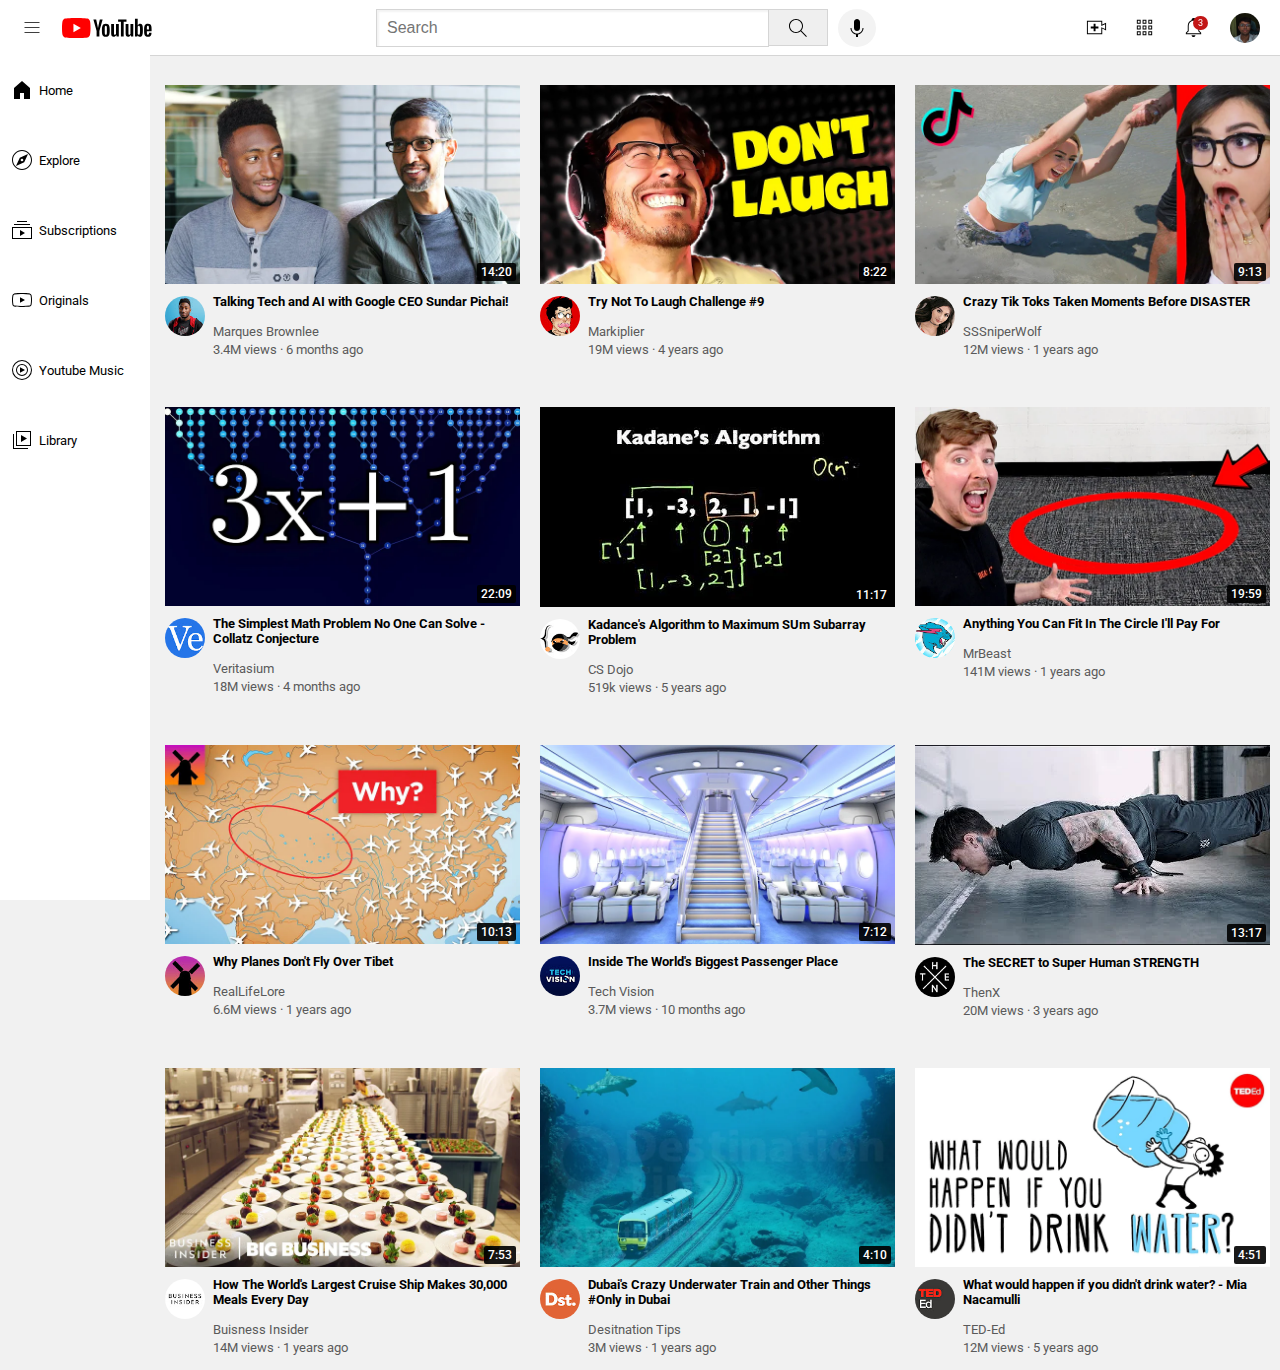
<file: index.html>
<!DOCTYPE html>
<html>
    <head>
        <title>YouTube Clone</title>
        <link rel="stylesheet" href="css/header.css">
        <link rel="stylesheet" href="css/general.css">
        <link rel="stylesheet" href="css/video-content.css">
        <link rel="stylesheet" href="css/sidebar.css">

        <link rel="preconnect" href="https://fonts.googleapis.com">
        <link rel="preconnect" href="https://fonts.gstatic.com" crossorigin>
        <link href="https://fonts.googleapis.com/css2?family=Roboto:wght@400;500;700&display=swap" rel="stylesheet">

    </head>
    <body style="margin:0;">
        <header class="header">
            <div class="left-section">
                <img class="hamburger-menu-icon" src="icons/hamburger-menu.svg">
                <img class="youtube-logo" src="icons/youtube-logo.svg">
            </div>
            <div class="middle-section">
                <input class="search-bar" type="text" placeholder="Search">
                <button class="search-button">
                    <img class="search-icon" src="icons/search.svg">
                    <div class="tooltip">Search</div>
                </button>
                <button class="voice-search-button">
                    <img class="voice-search-icon" src="icons/voice-search-icon.svg">
                    <div class="tooltip">Search with your voice</div>
                  </button>
            </div>
            <div class="right-section">
                <div class="upload-container">
                    <img class="create-icon" src="icons/upload.svg">
                    <div class="tooltip">Create</div>
                </div>

                <div class="apps-icon-container">
                    <img class="apps-icon" src="icons/youtube-apps.svg">
                    <div class="tooltip">Youtube apps</div>
                </div>
                
                <div class="notification-container">
                    <img class="notification-icon" src="icons/notifications.svg">
                    <div class="notification-count">3</div>
                    <div class="tooltip">Notifications</div>
                </div>
                <img class="my-channel-picture" src="channel-pictures/my-channel.jpg">
            </div>
        </header>

        <nav class="side-bar">
            <div class="side-bar-links">
                <img src="icons/home.svg">
                <div>Home</div>
            </div>
            <div class="side-bar-links">
                <img src="icons/explore.svg">
                <div>Explore</div>
            </div>
            <div class="side-bar-links">
                <img src="icons/subscriptions.svg">
                <div>Subscriptions</div>
            </div>
            <div class="side-bar-links">
                <img src="icons/originals.svg">
                <div>Originals</div>
            </div>
            <div class="side-bar-links">
                <img src="icons/youtube-music.svg">
                <div>Youtube Music</div>
            </div>
            <div class="side-bar-links">
                <img src="icons/library.svg">
                <div>Library</div>
            </div>
        </nav>
        
        <main>
            <section class="row">
                <div class="youtube-preview">
                    <div class="thumbnail-container">
                        <img class="thumbnail" src="thumbnails/thumbnail-1.webp">
                        <p class="time-stamp">14:20</p>
                    </div>
                    <div class="video-info-grid">
                        <div class="channel-logo" >
                            <img class="profile-picture" src="channel-pictures/channel-1.jpeg">
                        </div>
                        <div class="video-info" >
                            <p class="video-title">
                                Talking Tech and AI with Google CEO Sundar Pichai!
                            </p>
                            <p class="video-author">
                                Marques Brownlee
                            </p>
                            <p class="video-stats">
                                3.4M views &#183; 6 months ago
                            </p>
                        </div>
                    </div>
                </div>

                
                <div class="youtube-preview">
                    <div class="thumbnail-container">

                        <img class="thumbnail" src="thumbnails/thumbnail-2.webp">
                        <p class="time-stamp">8:22</p>
                    </div>
                    <div class="video-info-grid">
                        <div class="channel-logo" >
                            <img class="profile-picture" src="channel-pictures/channel-2.jpeg">
                        </div>
                        <div class="video-info" >
                            <p class="video-title">
                                Try Not To Laugh Challenge #9
                            </p>
                            <p class="video-author">
                                Markiplier
                            </p>
                            <p class="video-stats">
                                19M views &#183; 4 years ago
                            </p>
                        </div>
                    </div>
                </div>
                <div class="youtube-preview">
                    <div class="thumbnail-container">
                        <img class="thumbnail" src="thumbnails/thumbnail-3.webp">
                        <p class="time-stamp">9:13</p>
                    </div>
                    <div class="video-info-grid">
                        <div class="channel-logo" >
                            <img class="profile-picture" src="channel-pictures/channel-3.jpeg">
                        </div>
                        <div class="video-info" >
                            <p class="video-title">
                                Crazy Tik Toks Taken Moments Before DISASTER
                            </p>
                            <p class="video-author">
                                SSSniperWolf
                            </p>
                            <p class="video-stats">
                                12M views &#183; 1 years ago
                            </p>
                        </div>
                    </div>
                </div>
                <div class="youtube-preview">
                    <div class="thumbnail-container">
                        <img class="thumbnail" src="thumbnails/thumbnail-4.webp">
                        <p class="time-stamp">22:09</p>
                    </div>
                    <div class="video-info-grid">
                        <div class="channel-logo" >
                            <img class="profile-picture" src="channel-pictures/channel-4.jpeg">
                        </div>
                        <div class="video-info" >
                            <p class="video-title">
                                The Simplest Math Problem No One Can Solve - Collatz Conjecture
                            </p>
                            <p class="video-author">
                                Veritasium
                            </p>
                            <p class="video-stats">
                                18M views &#183; 4 months ago
                            </p>
                        </div>
                    </div>
                </div>
                <div class="youtube-preview">
                    <div class="thumbnail-container">
                        <img class="thumbnail" src="thumbnails/thumbnail-5.webp">
                        <p class="time-stamp">11:17</p>
                    </div>
                    <div class="video-info-grid">
                        <div class="channel-logo" >
                            <img class="profile-picture" src="channel-pictures/channel-5.jpeg">
                        </div>
                        <div class="video-info" >
                            <p class="video-title">
                                Kadance's Algorithm to Maximum SUm Subarray Problem
                            </p>
                            <p class="video-author">
                                CS Dojo
                            </p>
                            <p class="video-stats">
                                519k views &#183; 5 years ago
                            </p>
                        </div>
                    </div>
                </div>
                <div class="youtube-preview">
                    <div class="thumbnail-container">
                        <img class="thumbnail" src="thumbnails/thumbnail-6.webp">
                        <p class="time-stamp">19:59</p>
                    </div>
                    <div class="video-info-grid">
                        <div class="channel-logo" >
                            <img class="profile-picture" src="channel-pictures/channel-6.jpeg">
                        </div>
                        <div class="video-info" >
                            <p class="video-title">
                                Anything You Can Fit In The Circle I'll Pay For
                            </p>
                            <p class="video-author">
                                MrBeast
                            </p>
                            <p class="video-stats">
                                141M views &#183; 1 years ago
                            </p>
                        </div>
                    </div>
                </div>
                <div class="youtube-preview">
                    <div class="thumbnail-container">
                        <img class="thumbnail" src="thumbnails/thumbnail-7.webp">
                        <p class="time-stamp">10:13</p>
                    </div>
                    <div class="video-info-grid">
                        <div class="channel-logo" >
                            <img class="profile-picture" src="channel-pictures/channel-7.jpeg">
                        </div>
                        <div class="video-info" >
                            <p class="video-title">
                                Why Planes Don't Fly Over Tibet
                            </p>
                            <p class="video-author">
                                RealLifeLore
                            </p>
                            <p class="video-stats">
                                6.6M views &#183; 1 years ago
                            </p>
                        </div>
                    </div>
                </div>
                <div class="youtube-preview">
                    <div class="thumbnail-container">
                        <img class="thumbnail" src="thumbnails/thumbnail-8.webp">
                        <p class="time-stamp">7:12</p>
                    </div>
                    <div class="video-info-grid">
                        <div class="channel-logo" >
                            <img class="profile-picture" src="channel-pictures/channel-8.jpeg">
                        </div>
                        <div class="video-info" >
                            <p class="video-title">
                                Inside The World's Biggest Passenger Place
                            </p>
                            <p class="video-author">
                                Tech Vision
                            </p>
                            <p class="video-stats">
                                3.7M views &#183; 10 months ago
                            </p>
                        </div>
                    </div>
                </div>
                <div class="youtube-preview">
                    <div class="thumbnail-container">
                        <img class="thumbnail" src="thumbnails/thumbnail-9.webp">
                        <p class="time-stamp">13:17</p>
                    </div>
                    <div class="video-info-grid">
                        <div class="channel-logo" >
                            <img class="profile-picture" src="channel-pictures/channel-9.jpeg">
                        </div>
                        <div class="video-info" >
                            <p class="video-title">
                                The SECRET to Super Human STRENGTH
                            </p>
                            <p class="video-author">
                                ThenX
                            </p>
                            <p class="video-stats">
                                20M views &#183; 3 years ago
                            </p>
                        </div>
                    </div>
                </div>
                <div class="youtube-preview">
                    <div class="thumbnail-container">
                        <img class="thumbnail" src="thumbnails/thumbnail-10.webp">
                        <p class="time-stamp">7:53</p>
                    </div>
                    <div class="video-info-grid">
                        <div class="channel-logo" >
                            <img class="profile-picture" src="channel-pictures/channel-10.jpeg">
                        </div>
                        <div class="video-info" >
                            <p class="video-title">
                                How The World's Largest Cruise Ship Makes 30,000 Meals Every Day
                            </p>
                            <p class="video-author">
                                Buisness Insider
                            </p>
                            <p class="video-stats">
                                14M views &#183; 1 years ago
                            </p>
                        </div>
                    </div>
                </div>
                <div class="youtube-preview">
                    <div class="thumbnail-container">
                        <img class="thumbnail" src="thumbnails/thumbnail-11.webp">
                        <p class="time-stamp">4:10</p>
                    </div>
                    <div class="video-info-grid">
                        <div class="channel-logo" >
                            <img class="profile-picture" src="channel-pictures/channel-11.jpeg">
                        </div>
                        <div class="video-info" >
                            <p class="video-title">
                                Dubai's Crazy Underwater Train and Other Things #Only in Dubai
                            </p>
                            <p class="video-author">
                                Desitnation Tips
                            </p>
                            <p class="video-stats">
                                3M views &#183; 1 years ago
                            </p>
                        </div>
                    </div>
                </div>
                <div class="youtube-preview">
                    <div class="thumbnail-container">
                        <img class="thumbnail" src="thumbnails/thumbnail-12.webp">
                        <p class="time-stamp">4:51</p>
                    </div>
                    <div class="video-info-grid">
                        <div class="channel-logo" >
                            <img class="profile-picture" src="channel-pictures/channel-12.jpeg">
                        </div>
                        <div class="video-info" >
                            <p class="video-title">
                                What would happen if you didn't drink water? - Mia Nacamulli
                            </p>
                            <p class="video-author">
                                TED-Ed
                            </p>
                            <p class="video-stats">
                                12M views &#183; 5 years ago
                            </p>
                        </div>
                    </div>
                </div>
            </section>
        </main>
    </body>
</html>
</file>
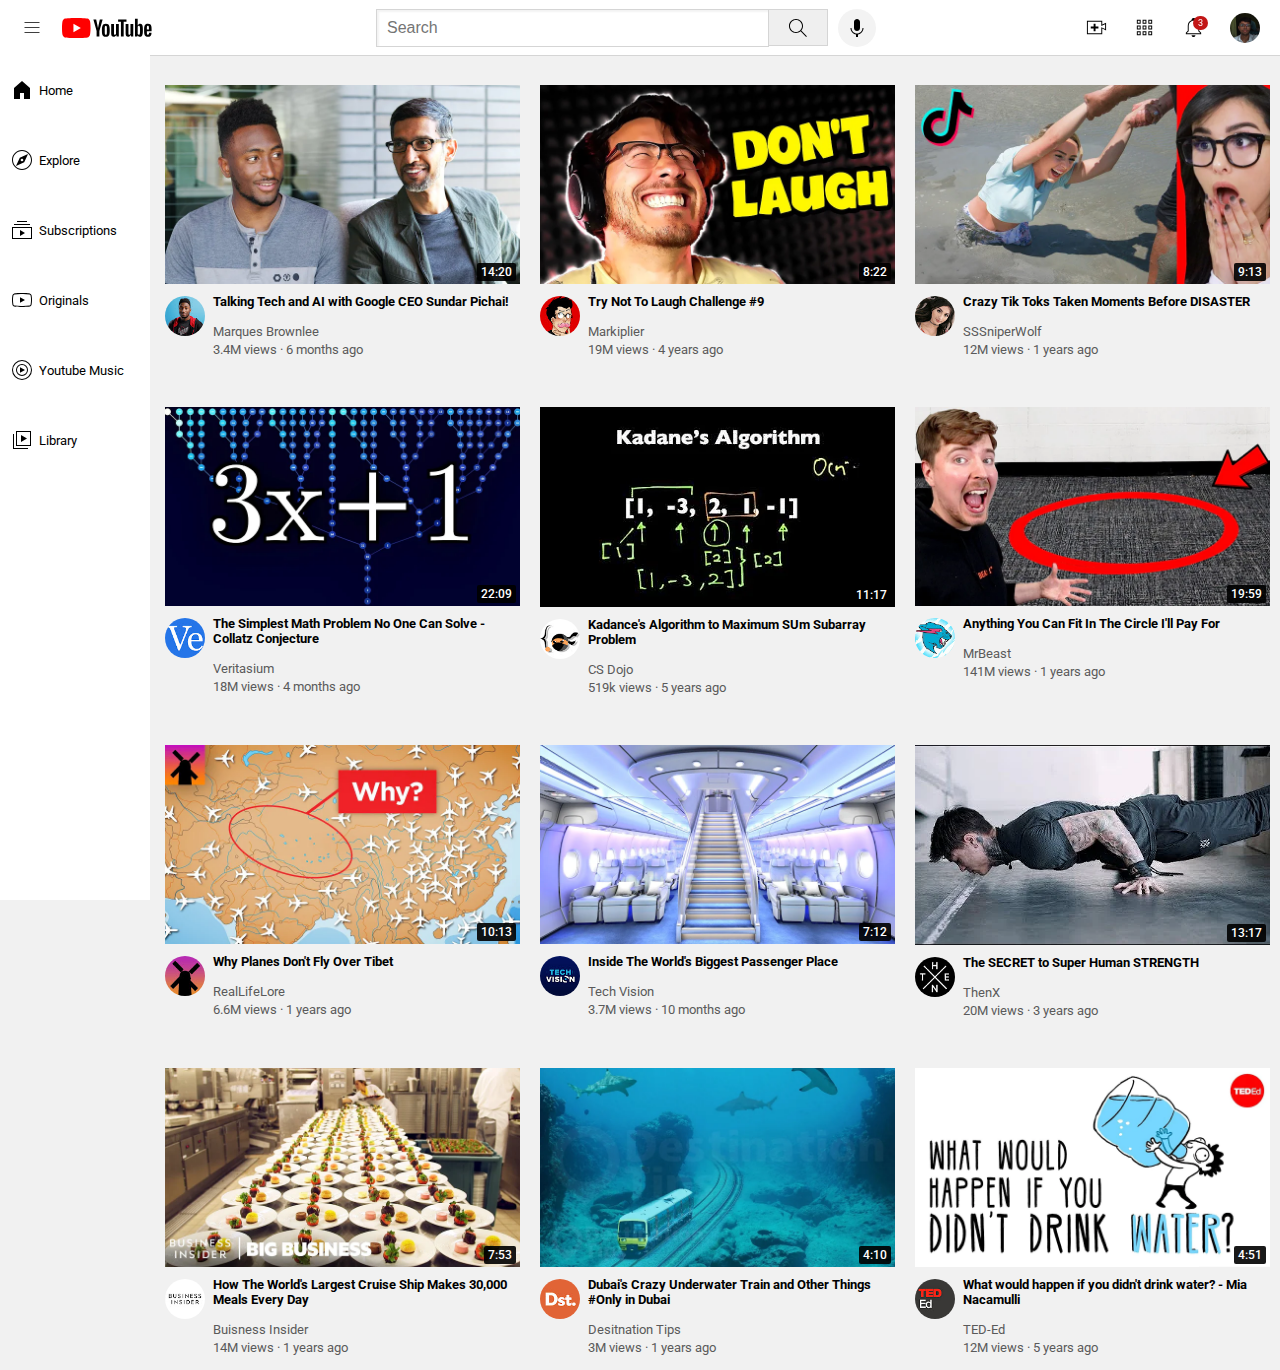
<file: Youtube-Clone.html>
<!DOCTYPE html>
<html>
    <head>
        <title>YouTube Clone</title>
        <link rel="stylesheet" href="css/header.css">
        <link rel="stylesheet" href="css/general.css">
        <link rel="stylesheet" href="css/video-content.css">
        <link rel="stylesheet" href="css/sidebar.css">

        <link rel="preconnect" href="https://fonts.googleapis.com">
        <link rel="preconnect" href="https://fonts.gstatic.com" crossorigin>
        <link href="https://fonts.googleapis.com/css2?family=Roboto:wght@400;500;700&display=swap" rel="stylesheet">

    </head>
    <body style="margin:0;">
        <header class="header">
            <div class="left-section">
                <img class="hamburger-menu-icon" src="icons/hamburger-menu.svg">
                <img class="youtube-logo" src="icons/youtube-logo.svg">
            </div>
            <div class="middle-section">
                <input class="search-bar" type="text" placeholder="Search">
                <button class="search-button">
                    <img class="search-icon" src="icons/search.svg">
                    <div class="tooltip">Search</div>
                </button>
                <button class="voice-search-button">
                    <img class="voice-search-icon" src="icons/voice-search-icon.svg">
                    <div class="tooltip">Search with your voice</div>
                  </button>
            </div>
            <div class="right-section">
                <div class="upload-container">
                    <img class="create-icon" src="icons/upload.svg">
                    <div class="tooltip">Create</div>
                </div>

                <div class="apps-icon-container">
                    <img class="apps-icon" src="icons/youtube-apps.svg">
                    <div class="tooltip">Youtube apps</div>
                </div>
                
                <div class="notification-container">
                    <img class="notification-icon" src="icons/notifications.svg">
                    <div class="notification-count">3</div>
                    <div class="tooltip">Notifications</div>
                </div>
                <img class="my-channel-picture" src="channel-pictures/my-channel.jpg">
            </div>
        </header>

        <nav class="side-bar">
            <div class="side-bar-links">
                <img src="icons/home.svg">
                <div>Home</div>
            </div>
            <div class="side-bar-links">
                <img src="icons/explore.svg">
                <div>Explore</div>
            </div>
            <div class="side-bar-links">
                <img src="icons/subscriptions.svg">
                <div>Subscriptions</div>
            </div>
            <div class="side-bar-links">
                <img src="icons/originals.svg">
                <div>Originals</div>
            </div>
            <div class="side-bar-links">
                <img src="icons/youtube-music.svg">
                <div>Youtube Music</div>
            </div>
            <div class="side-bar-links">
                <img src="icons/library.svg">
                <div>Library</div>
            </div>
        </nav>
        
        <main>
            <section class="row">
                <div class="youtube-preview">
                    <div class="thumbnail-container">
                        <img class="thumbnail" src="thumbnails/thumbnail-1.webp">
                        <p class="time-stamp">14:20</p>
                    </div>
                    <div class="video-info-grid">
                        <div class="channel-logo" >
                            <img class="profile-picture" src="channel-pictures/channel-1.jpeg">
                        </div>
                        <div class="video-info" >
                            <p class="video-title">
                                Talking Tech and AI with Google CEO Sundar Pichai!
                            </p>
                            <p class="video-author">
                                Marques Brownlee
                            </p>
                            <p class="video-stats">
                                3.4M views &#183; 6 months ago
                            </p>
                        </div>
                    </div>
                </div>

                
                <div class="youtube-preview">
                    <div class="thumbnail-container">

                        <img class="thumbnail" src="thumbnails/thumbnail-2.webp">
                        <p class="time-stamp">8:22</p>
                    </div>
                    <div class="video-info-grid">
                        <div class="channel-logo" >
                            <img class="profile-picture" src="channel-pictures/channel-2.jpeg">
                        </div>
                        <div class="video-info" >
                            <p class="video-title">
                                Try Not To Laugh Challenge #9
                            </p>
                            <p class="video-author">
                                Markiplier
                            </p>
                            <p class="video-stats">
                                19M views &#183; 4 years ago
                            </p>
                        </div>
                    </div>
                </div>
                <div class="youtube-preview">
                    <div class="thumbnail-container">
                        <img class="thumbnail" src="thumbnails/thumbnail-3.webp">
                        <p class="time-stamp">9:13</p>
                    </div>
                    <div class="video-info-grid">
                        <div class="channel-logo" >
                            <img class="profile-picture" src="channel-pictures/channel-3.jpeg">
                        </div>
                        <div class="video-info" >
                            <p class="video-title">
                                Crazy Tik Toks Taken Moments Before DISASTER
                            </p>
                            <p class="video-author">
                                SSSniperWolf
                            </p>
                            <p class="video-stats">
                                12M views &#183; 1 years ago
                            </p>
                        </div>
                    </div>
                </div>
                <div class="youtube-preview">
                    <div class="thumbnail-container">
                        <img class="thumbnail" src="thumbnails/thumbnail-4.webp">
                        <p class="time-stamp">22:09</p>
                    </div>
                    <div class="video-info-grid">
                        <div class="channel-logo" >
                            <img class="profile-picture" src="channel-pictures/channel-4.jpeg">
                        </div>
                        <div class="video-info" >
                            <p class="video-title">
                                The Simplest Math Problem No One Can Solve - Collatz Conjecture
                            </p>
                            <p class="video-author">
                                Veritasium
                            </p>
                            <p class="video-stats">
                                18M views &#183; 4 months ago
                            </p>
                        </div>
                    </div>
                </div>
                <div class="youtube-preview">
                    <div class="thumbnail-container">
                        <img class="thumbnail" src="thumbnails/thumbnail-5.webp">
                        <p class="time-stamp">11:17</p>
                    </div>
                    <div class="video-info-grid">
                        <div class="channel-logo" >
                            <img class="profile-picture" src="channel-pictures/channel-5.jpeg">
                        </div>
                        <div class="video-info" >
                            <p class="video-title">
                                Kadance's Algorithm to Maximum SUm Subarray Problem
                            </p>
                            <p class="video-author">
                                CS Dojo
                            </p>
                            <p class="video-stats">
                                519k views &#183; 5 years ago
                            </p>
                        </div>
                    </div>
                </div>
                <div class="youtube-preview">
                    <div class="thumbnail-container">
                        <img class="thumbnail" src="thumbnails/thumbnail-6.webp">
                        <p class="time-stamp">19:59</p>
                    </div>
                    <div class="video-info-grid">
                        <div class="channel-logo" >
                            <img class="profile-picture" src="channel-pictures/channel-6.jpeg">
                        </div>
                        <div class="video-info" >
                            <p class="video-title">
                                Anything You Can Fit In The Circle I'll Pay For
                            </p>
                            <p class="video-author">
                                MrBeast
                            </p>
                            <p class="video-stats">
                                141M views &#183; 1 years ago
                            </p>
                        </div>
                    </div>
                </div>
                <div class="youtube-preview">
                    <div class="thumbnail-container">
                        <img class="thumbnail" src="thumbnails/thumbnail-7.webp">
                        <p class="time-stamp">10:13</p>
                    </div>
                    <div class="video-info-grid">
                        <div class="channel-logo" >
                            <img class="profile-picture" src="channel-pictures/channel-7.jpeg">
                        </div>
                        <div class="video-info" >
                            <p class="video-title">
                                Why Planes Don't Fly Over Tibet
                            </p>
                            <p class="video-author">
                                RealLifeLore
                            </p>
                            <p class="video-stats">
                                6.6M views &#183; 1 years ago
                            </p>
                        </div>
                    </div>
                </div>
                <div class="youtube-preview">
                    <div class="thumbnail-container">
                        <img class="thumbnail" src="thumbnails/thumbnail-8.webp">
                        <p class="time-stamp">7:12</p>
                    </div>
                    <div class="video-info-grid">
                        <div class="channel-logo" >
                            <img class="profile-picture" src="channel-pictures/channel-8.jpeg">
                        </div>
                        <div class="video-info" >
                            <p class="video-title">
                                Inside The World's Biggest Passenger Place
                            </p>
                            <p class="video-author">
                                Tech Vision
                            </p>
                            <p class="video-stats">
                                3.7M views &#183; 10 months ago
                            </p>
                        </div>
                    </div>
                </div>
                <div class="youtube-preview">
                    <div class="thumbnail-container">
                        <img class="thumbnail" src="thumbnails/thumbnail-9.webp">
                        <p class="time-stamp">13:17</p>
                    </div>
                    <div class="video-info-grid">
                        <div class="channel-logo" >
                            <img class="profile-picture" src="channel-pictures/channel-9.jpeg">
                        </div>
                        <div class="video-info" >
                            <p class="video-title">
                                The SECRET to Super Human STRENGTH
                            </p>
                            <p class="video-author">
                                ThenX
                            </p>
                            <p class="video-stats">
                                20M views &#183; 3 years ago
                            </p>
                        </div>
                    </div>
                </div>
                <div class="youtube-preview">
                    <div class="thumbnail-container">
                        <img class="thumbnail" src="thumbnails/thumbnail-10.webp">
                        <p class="time-stamp">7:53</p>
                    </div>
                    <div class="video-info-grid">
                        <div class="channel-logo" >
                            <img class="profile-picture" src="channel-pictures/channel-10.jpeg">
                        </div>
                        <div class="video-info" >
                            <p class="video-title">
                                How The World's Largest Cruise Ship Makes 30,000 Meals Every Day
                            </p>
                            <p class="video-author">
                                Buisness Insider
                            </p>
                            <p class="video-stats">
                                14M views &#183; 1 years ago
                            </p>
                        </div>
                    </div>
                </div>
                <div class="youtube-preview">
                    <div class="thumbnail-container">
                        <img class="thumbnail" src="thumbnails/thumbnail-11.webp">
                        <p class="time-stamp">4:10</p>
                    </div>
                    <div class="video-info-grid">
                        <div class="channel-logo" >
                            <img class="profile-picture" src="channel-pictures/channel-11.jpeg">
                        </div>
                        <div class="video-info" >
                            <p class="video-title">
                                Dubai's Crazy Underwater Train and Other Things #Only in Dubai
                            </p>
                            <p class="video-author">
                                Desitnation Tips
                            </p>
                            <p class="video-stats">
                                3M views &#183; 1 years ago
                            </p>
                        </div>
                    </div>
                </div>
                <div class="youtube-preview">
                    <div class="thumbnail-container">
                        <img class="thumbnail" src="thumbnails/thumbnail-12.webp">
                        <p class="time-stamp">4:51</p>
                    </div>
                    <div class="video-info-grid">
                        <div class="channel-logo" >
                            <img class="profile-picture" src="channel-pictures/channel-12.jpeg">
                        </div>
                        <div class="video-info" >
                            <p class="video-title">
                                What would happen if you didn't drink water? - Mia Nacamulli
                            </p>
                            <p class="video-author">
                                TED-Ed
                            </p>
                            <p class="video-stats">
                                12M views &#183; 5 years ago
                            </p>
                        </div>
                    </div>
                </div>
            </section>
        </main>
    </body>
</html>
</file>
<file: css/header.css>
.header{
    display:flex;
    flex-direction: row;
    height: 55px;
    justify-content: space-between;
    align-items: center;
    position: fixed;
    top:0;
    left:0;
    right:0;
    background-color: white;
    border-bottom-style:solid;
    border-bottom-width: 1px;
    border-color: rgb(213, 213, 213);
    z-index: 100;
}

.left-section{
    display:flex ;
    align-items: center;
}

.hamburger-menu-icon{
    height: 20px;
    padding-left:22px;
    padding-right:20px;
}

.youtube-logo{
    height: 20px;
}

.middle-section{
    display: flex;
    flex:1;
    margin-left: 70px;
    margin-right: 35px;
    max-width: 500px;
    align-items: center;
}

.search-bar{
    width: 0px;
    flex: 1;
    height: 34px;
    border: 1px solid rgb(213, 213, 213);
    padding-left:10px;
    font-size:16px;
    box-shadow: inset 2px 2px 2px rgba(0,0,0,0.05);
    z-index: 10;
}

.search-bar::placeholder{
    font-size:16px;
}

.search-bar:focus{
    outline-style:solid;
    outline-color: blue;
}

.search-button, 
.voice-search-button,
.upload-container, 
.apps-icon-container,
.notification-container{
    position: relative;
    display: flex;
    justify-content: center;
    align-items: center;
}

.search-button{
    background-color: rgb(239, 239, 239);
    height: 37px;
    width: 60px;
    border-radius:0px;
    border:solid;
    border-color:rgb(213, 213, 213);
    border-width: 1px;
    margin-left:-1px;

}

.search-button .tooltip,
.voice-search-button .tooltip,
.upload-container .tooltip,
.apps-icon-container .tooltip,
.notification-container .tooltip{
    font-style: Roboto, Arial;
    position: absolute;
    background-color: rgba(0, 0, 0, 0.563);
    color: white;
    padding-top: 4px;
    padding-bottom: 4px;
    padding-left: 8px;
    padding-right: 8px;
    border-radius: 2px;
    font-size: 12px;
    bottom: -30px;
    opacity: 0;
    transition: opacity 0.15s;
    pointer-events: none;
    white-space: nowrap;
}

.search-button:hover .tooltip,
.voice-search-button:hover .tooltip,
.upload-container:hover .tooltip,
.apps-icon-container:hover .tooltip,
.notification-container:hover .tooltip{
    opacity: 1;
}

.search-icon{
    height: 24px;
}

.voice-search-button{
    background-color: rgb(243, 243, 243);
    margin-left:10px;
    height: 38px;
    width: 38px;
    padding-top:2px;
    border-radius: 19px;
    border:none;
}


.voice-search-icon{
    height: 24px;
}

.right-section{
    padding-left:20px;
    padding-right:20px;
    display: flex;
    align-items: center;
    justify-content: space-between;
    width: 175px;
}

.create-icon{
    height: 23px;
}

.apps-icon{
    height: 23px;
}

.notification-container{
    position: relative;
}

.notification-icon{
    height: 23px;
}

.notification-count{
    position:absolute;
    font-size:9px;
    background-color: rgb(194, 22, 22);
    color:white;
    border-radius:10px;
    padding:2px 5px;
    top:0;
    right:-3px;
}

.my-channel-picture{
    height: 30px;
    border-radius: 15px;
}
</file>
<file: css/general.css>
p{  
    padding-left: 8px;
    padding-right: 8px;
    font-family: Roboto, Arial;
    font-size: 13px;
    margin-top:0px;
    margin-bottom:0px;
}

body{
    font-family: Roboto,Arial;
    padding-top: 80px;
    padding-left:85px;
    padding-right:5px;
    background-color: rgb(241, 241, 241);
}

img{
    cursor: pointer;
}

button{
    cursor: pointer;
}
button:active{
    opacity: 0.5;
}
</file>
<file: css/video-content.css>
.row{
    margin:5px;
    display:grid; 
    grid-template-columns: 1fr 1fr 1fr;
    column-gap: 20px;
    row-gap: 40px;
}

@media (max-width: 700px){
    .row{
        grid-template-columns: 1fr 1fr;
    }
}


.youtube-preview{
    display:inline-block;
    vertical-align: top;
    width: 100%;
}

.thumbnail-container{
    position: relative;
}

.thumbnail{
    width:100%;
}

.time-stamp{
    position: absolute;
    bottom: 7px;
    right: 4px;
    color: white;
    background-color: rgba(0, 0, 0, 0.9);
    font-size: 12px;
    padding: 2px 4px;
    border-radius: 2px;
    font-weight: 500;
}

.video-info-grid{
    display:grid;
    grid-template-columns: 40px 1fr;
}

.profile-picture{
    width:100%;
    border-radius: 50px;
    margin-top:8px;
}

.video-info{
    padding-top:6px;
}

.video-title{
    font-weight: 700;
    margin-bottom: 15px;
}

.video-author{
    margin-top:0px;
    color:rgb(90, 90, 90);
    margin-bottom:3px;
}

.video-stats{
    margin-top:0px;
    color:rgb(90, 90, 90) ;
    margin-bottom:10px;
}
</file>
<file: css/sidebar.css>
.side-bar{
    position:fixed;
    top:55px;
    left:0;
    bottom:0;
    background-color: white;
    width: 75px;
    z-index: 200;
    overflow-y: scroll;
}



.side-bar-links{
    height: 70px;
    display: flex;
    flex-direction: column;
    justify-content: center;
    align-items: center;
    row-gap: 5px;
    cursor: pointer;
}

.side-bar-links:hover   {
    background-color: rgb(236, 236, 236);
}

.side-bar-links img{
    height: 24px;
}

.side-bar-links div{
    font-size: 10px;
}

@media (min-width:1200px){
    .side-bar{
        width:150px;
    }

    body{
        padding-left: 160px;
    }

    .side-bar-links{
        flex-direction: row;
        column-gap: 5px;
        justify-content: start;
        padding:0px 10px;
    }
    .side-bar-links div{
        padding-top:1px;
        font-size:13px;
    }
}
</file>
